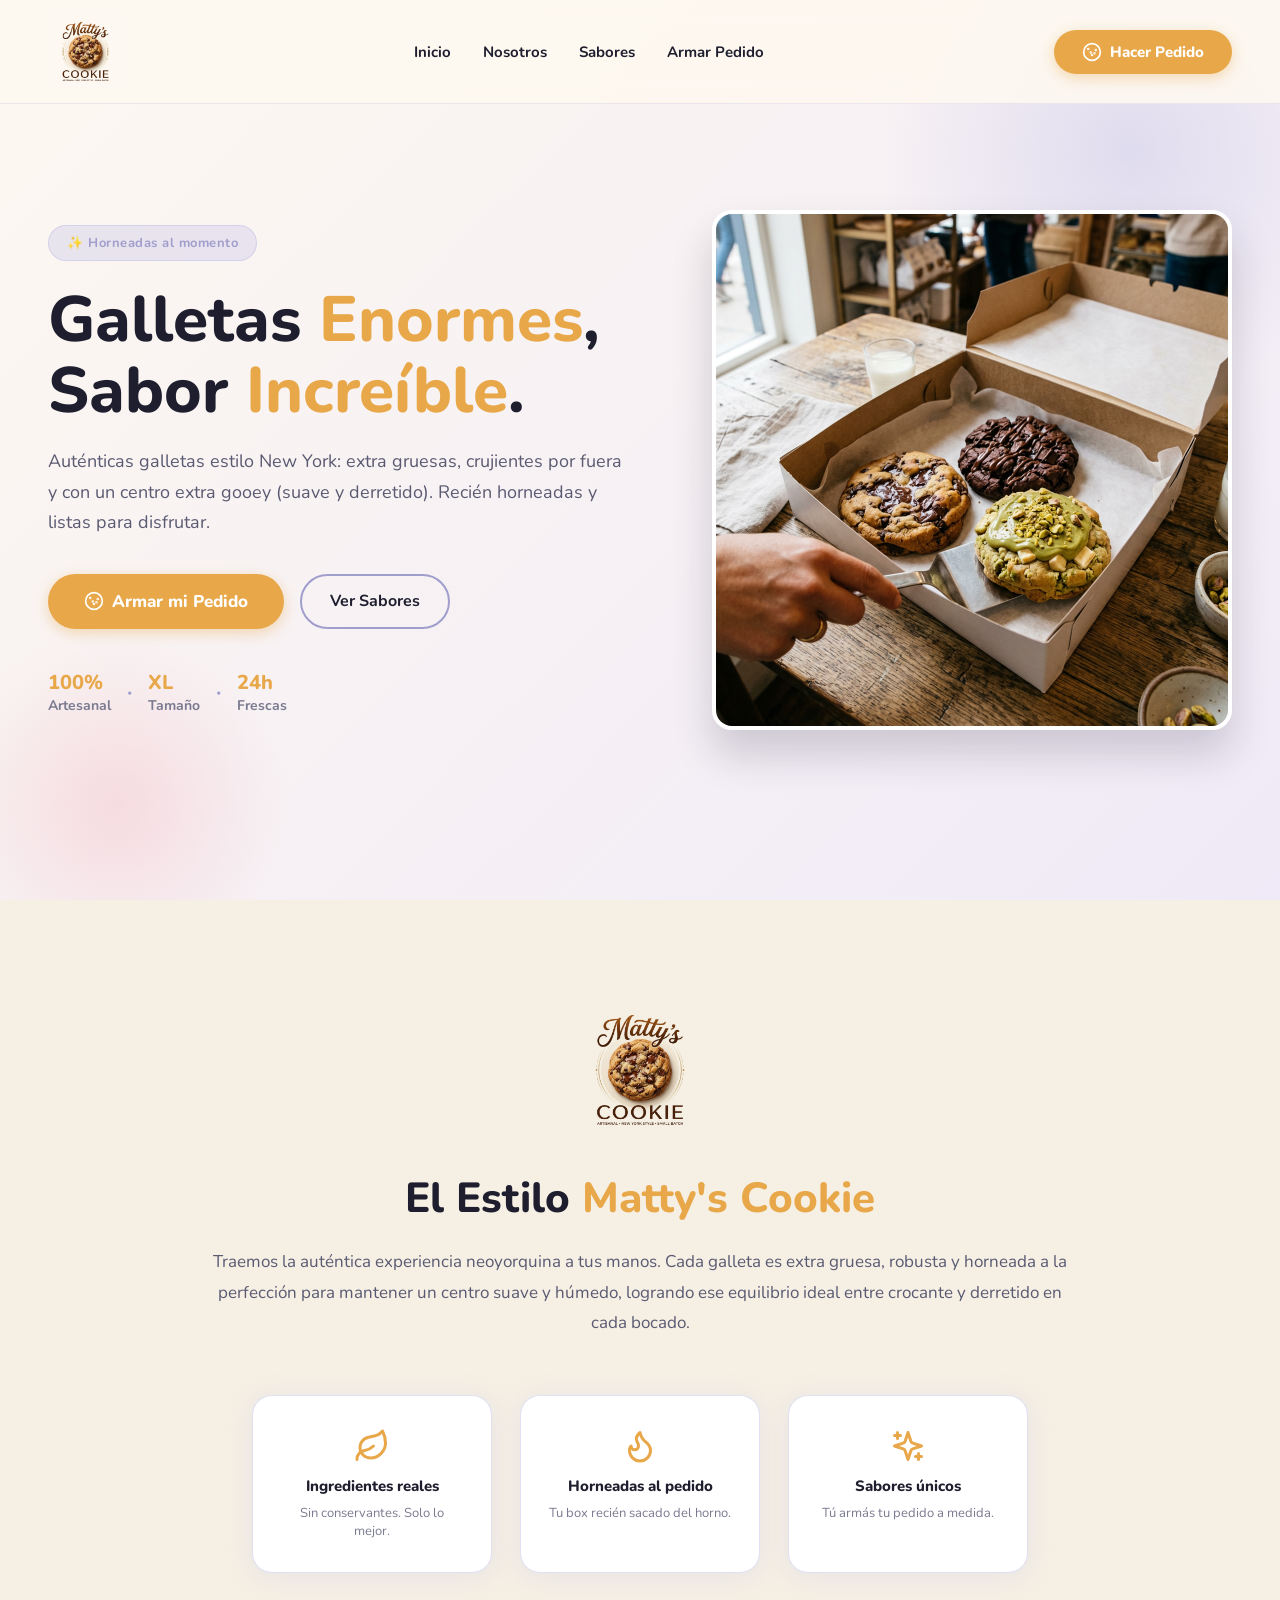
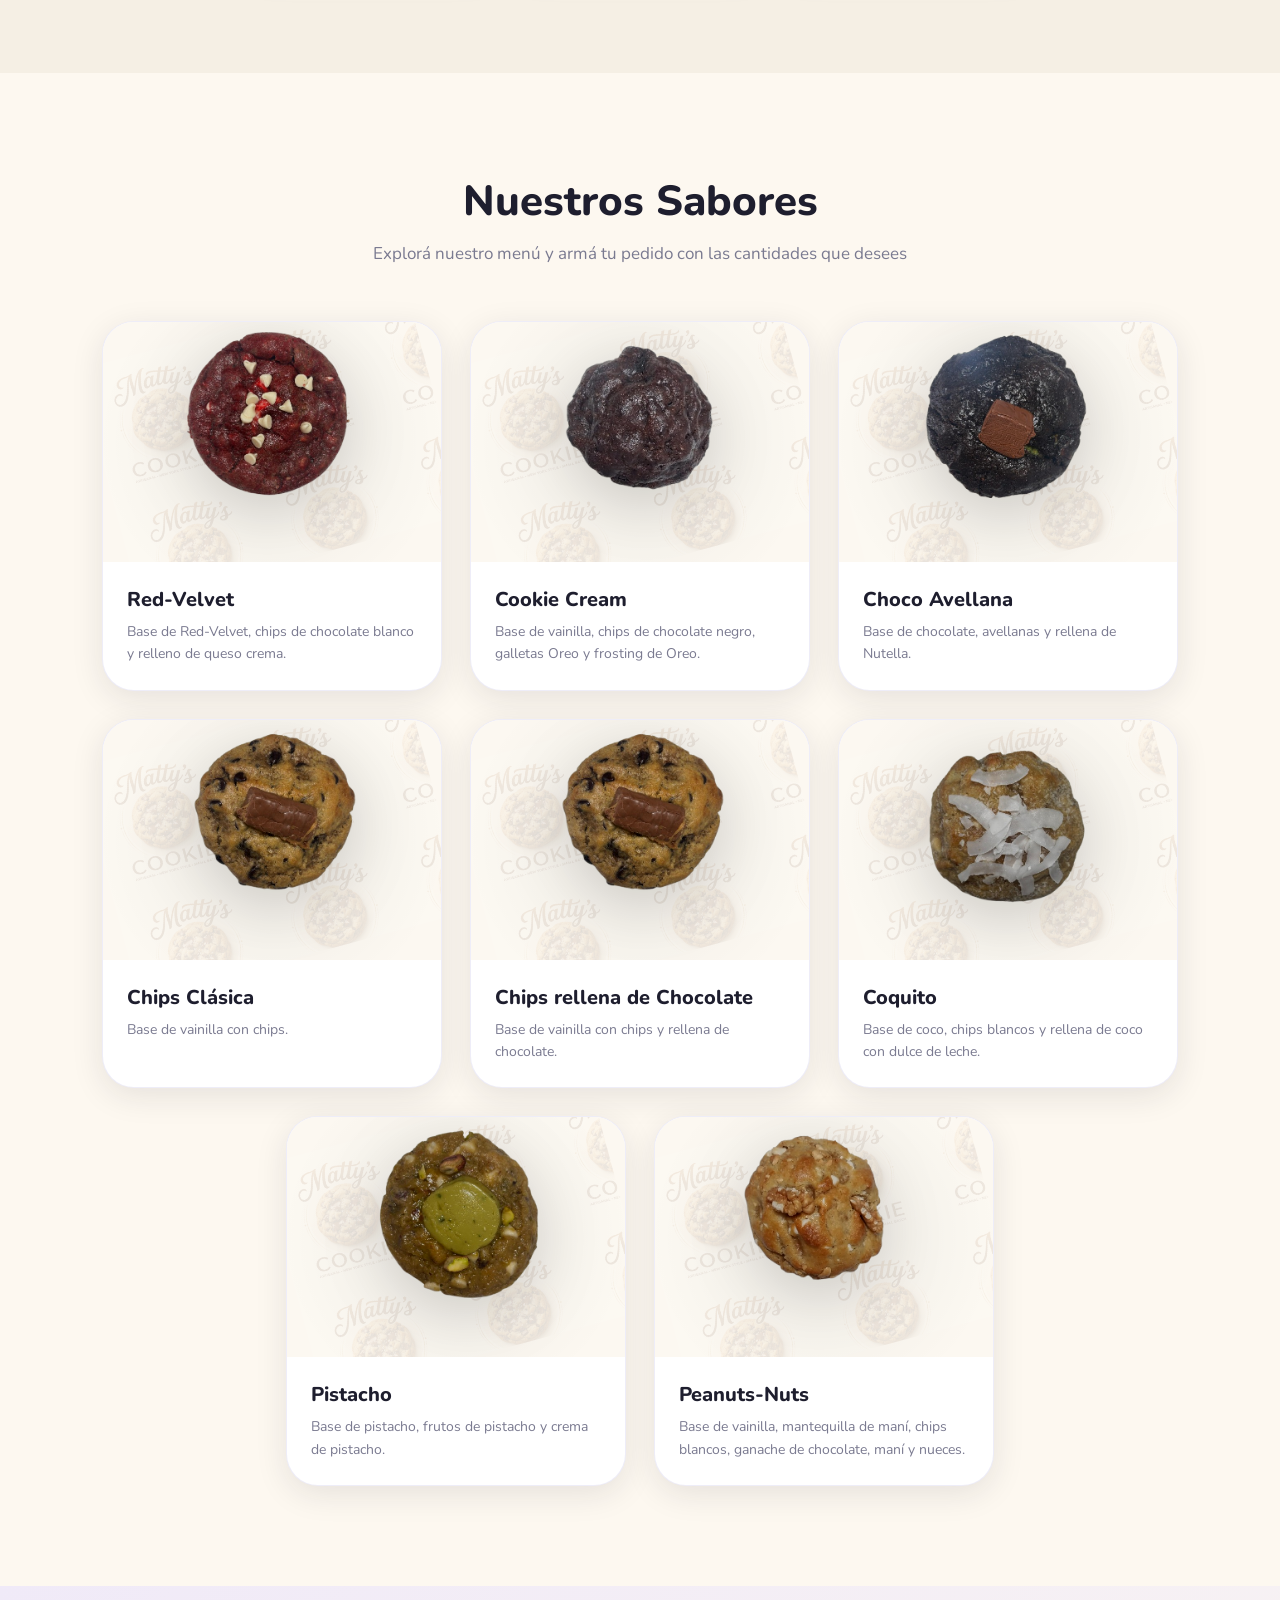
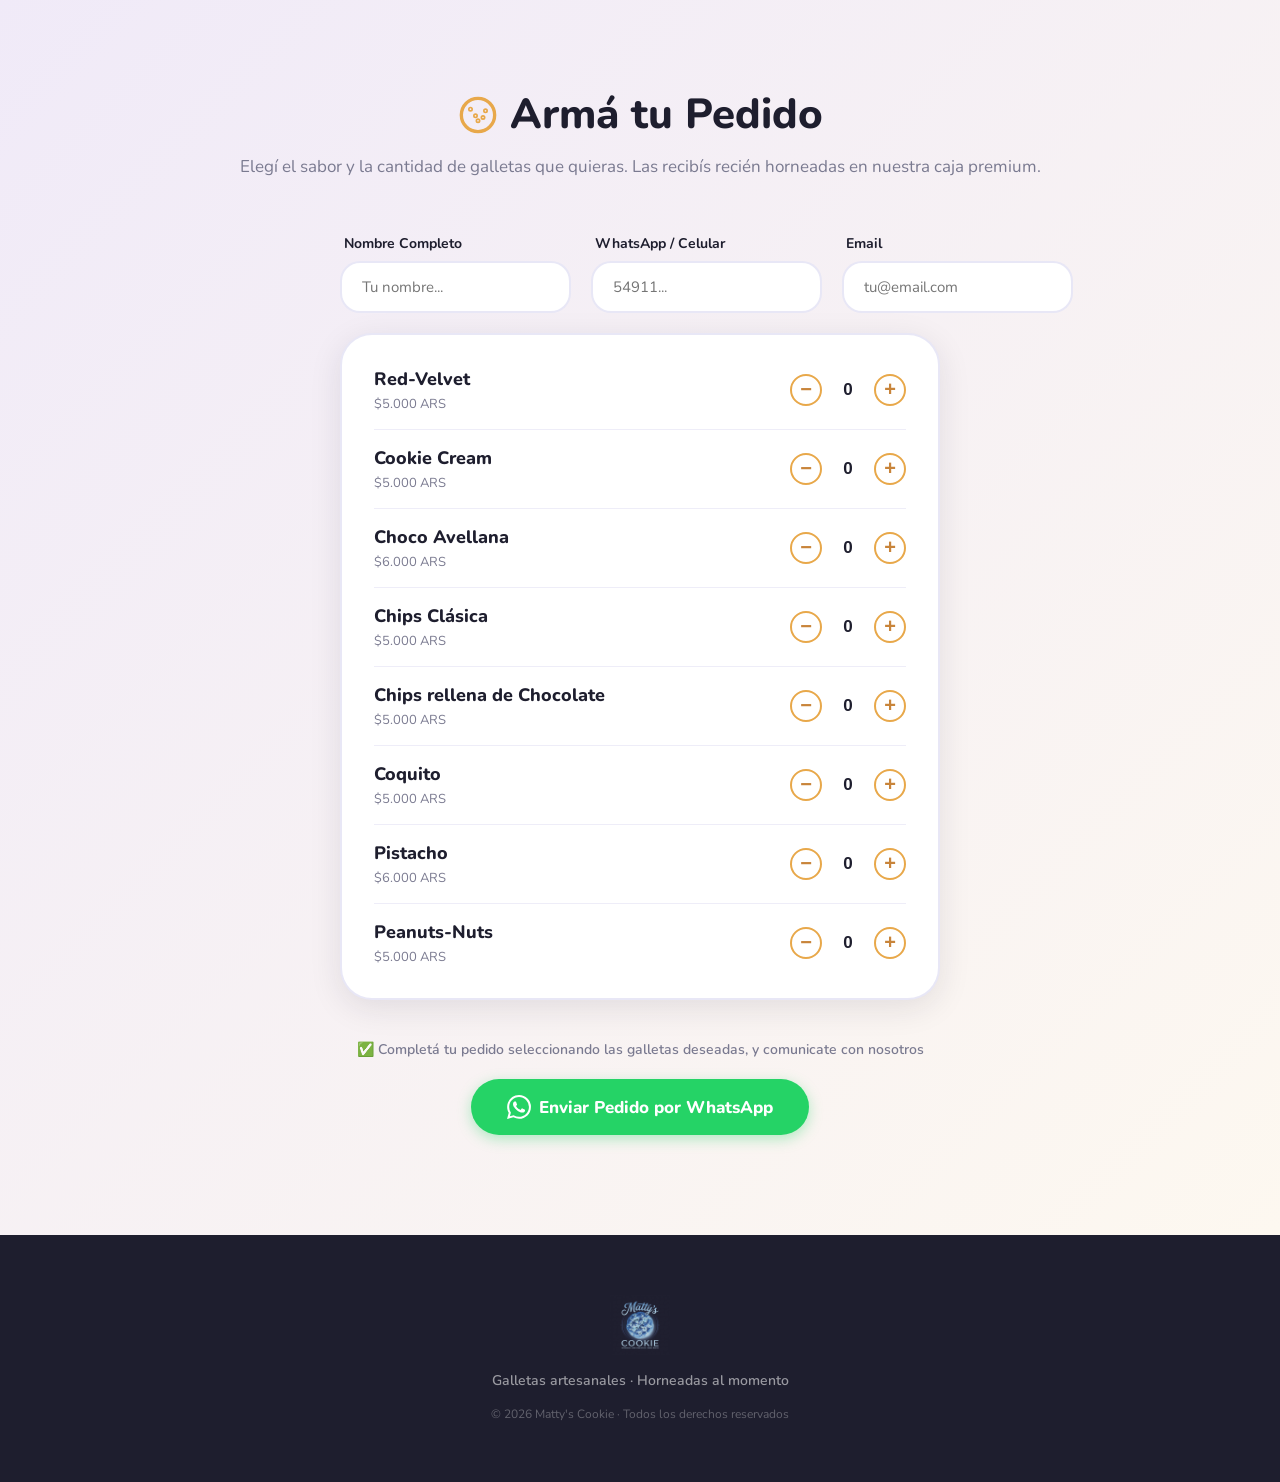
<file: index.html>
<!-- v1.0.1 - Matty's Cookie Deployment -->
<!DOCTYPE html>
<html lang="es">
<head>
    <meta charset="UTF-8">
    <meta name="viewport" content="width=device-width, initial-scale=1.0">
    <title>Matty's Cookie | Galletas Artesanales Premium</title>
    <meta name="description" content="Matty's Cookie — Auténticas galletas estilo New York: enormes, gorditas, gooey por dentro y con toppings premium. Armá tu Box de 3 y pedí por WhatsApp.">
    <link rel="preconnect" href="https://fonts.googleapis.com">
    <link rel="preconnect" href="https://fonts.gstatic.com" crossorigin>
    <link href="https://fonts.googleapis.com/css2?family=Pacifico&family=Nunito:wght@400;600;700;800&display=swap" rel="stylesheet">
    <link rel="stylesheet" href="styles.css">
</head>
<body>

    <!-- ============================================================ -->
    <!-- NAVBAR                                                        -->
    <!-- ============================================================ -->
    <nav class="navbar" id="navbar">
        <div class="logo-container">
            <img src="./assets/mattys_cookie_logo_ny.png" alt="Matty's Cookie" class="brand-logo">
        </div>
        <ul class="nav-links">
            <li><a href="#hero">Inicio</a></li>
            <li><a href="#about">Nosotros</a></li>
            <li><a href="#menu">Sabores</a></li>
            <li><a href="#order-box">Armar Pedido</a></li>
        </ul>
        <a href="#order-box" class="btn-primary">
            <svg width="20" height="20" viewBox="0 0 24 24" fill="none" stroke="currentColor" stroke-width="2" stroke-linecap="round" stroke-linejoin="round"><circle cx="12" cy="12" r="10"/><path d="M7.5 9a.5.5 0 1 0 0-1 .5.5 0 0 0 0 1Z"/><path d="M12 16a.5.5 0 1 0 0-1 .5.5 0 0 0 0 1Z"/><path d="M16.5 10a.5.5 0 1 0 0-1 .5.5 0 0 0 0 1Z"/><path d="M10.5 13a.5.5 0 1 0 0-1 .5.5 0 0 0 0 1Z"/><path d="M15 14a.5.5 0 1 0 0-1 .5.5 0 0 0 0 1Z"/></svg>
            Hacer Pedido
        </a>
    </nav>

    <!-- ============================================================ -->
    <!-- HERO                                                          -->
    <!-- ============================================================ -->
    <header id="hero" class="hero-section">
        <div class="hero-content">
            <div class="hero-badge">✨ Horneadas al momento</div>
            <h1>Galletas <span>Enormes</span>,<br>Sabor <span>Increíble</span>.</h1>
            <p>Auténticas galletas estilo New York: extra gruesas, crujientes por fuera y con un centro extra gooey (suave y derretido). Recién horneadas y listas para disfrutar.</p>
            <div class="hero-actions">
                <a href="#order-box" class="btn-primary btn-large">
                    <svg width="20" height="20" viewBox="0 0 24 24" fill="none" stroke="currentColor" stroke-width="2" stroke-linecap="round" stroke-linejoin="round"><circle cx="12" cy="12" r="10"/><path d="M7.5 9a.5.5 0 1 0 0-1 .5.5 0 0 0 0 1Z"/><path d="M12 16a.5.5 0 1 0 0-1 .5.5 0 0 0 0 1Z"/><path d="M16.5 10a.5.5 0 1 0 0-1 .5.5 0 0 0 0 1Z"/><path d="M10.5 13a.5.5 0 1 0 0-1 .5.5 0 0 0 0 1Z"/><path d="M15 14a.5.5 0 1 0 0-1 .5.5 0 0 0 0 1Z"/></svg>
                    Armar mi Pedido
                </a>
                <a href="#menu" class="btn-secondary">Ver Sabores</a>
            </div>
            <div class="hero-stats">
                <div class="stat"><span>100%</span> Artesanal</div>
                <div class="stat-sep">·</div>
                <div class="stat"><span>XL</span> Tamaño</div>
                <div class="stat-sep">·</div>
                <div class="stat"><span>24h</span> Frescas</div>
            </div>
        </div>
        <!-- BOX de galletas en CSS puro -->
        <div class="hero-image-container">
            <img src="./assets/ny_cookie_box_hero.png" alt="Caja de Galletas New York de Matty's Cookie" class="hero-box-img floating">
        </div>
    </header>

    <!-- ============================================================ -->
    <!-- ABOUT                                                         -->
    <!-- ============================================================ -->
    <section id="about" class="about-section">
        <div class="about-inner">
            <img src="./assets/mattys_cookie_logo_ny.png" alt="Matty's Cookie" class="about-icon-img">
            <h2>El Estilo <em>Matty's Cookie</em></h2>
            <p>Traemos la auténtica experiencia neoyorquina a tus manos. Cada galleta es extra gruesa, robusta y horneada a la perfección para mantener un centro suave y húmedo, logrando ese equilibrio ideal entre crocante y derretido en cada bocado.</p>
            <div class="values-row">
                <div class="value-card">
                    <span style="color: var(--caramel); display: flex; justify-content: center;">
                        <svg width="36" height="36" viewBox="0 0 24 24" fill="none" stroke="currentColor" stroke-width="2" stroke-linecap="round" stroke-linejoin="round"><path d="M11 20A7 7 0 0 1 9.8 6.1C15.5 5 17 4.48 19 2c1 2 2 4.18 2 8 0 5.5-4.78 10-10 10Z"/><path d="M2 21c0-3 1.85-5.36 5.08-6C9.5 14.52 12 13 13 12"/></svg>
                    </span>
                    <h4>Ingredientes reales</h4>
                    <p>Sin conservantes. Solo lo mejor.</p>
                </div>
                <div class="value-card">
                    <span style="color: var(--caramel); display: flex; justify-content: center;">
                        <svg width="36" height="36" viewBox="0 0 24 24" fill="none" stroke="currentColor" stroke-width="2" stroke-linecap="round" stroke-linejoin="round"><path d="M8.5 14.5A2.5 2.5 0 0 0 11 12c0-1.38-.5-2-1-3-1.072-2.143-.224-4.054 2-6 .5 2.5 2 4.9 4 6.5 2 1.6 3 3.5 3 5.5a7 7 0 1 1-14 0c0-1.153.433-2.294 1-3a2.5 2.5 0 0 0 2.5 2.5z"/></svg>
                    </span>
                    <h4>Horneadas al pedido</h4>
                    <p>Tu box recién sacado del horno.</p>
                </div>
                <div class="value-card">
                    <span style="color: var(--caramel); display: flex; justify-content: center;">
                        <svg width="36" height="36" viewBox="0 0 24 24" fill="none" stroke="currentColor" stroke-width="2" stroke-linecap="round" stroke-linejoin="round"><path d="m12 3-1.912 5.813a2 2 0 0 1-1.275 1.275L3 12l5.813 1.912a2 2 0 0 1 1.275 1.275L12 21l1.912-5.813a2 2 0 0 1 1.275-1.275L21 12l-5.813-1.912a2 2 0 0 1-1.275-1.275L12 3Z"/><path d="M5 3v4"/><path d="M19 17v4"/><path d="M3 5h4"/><path d="M17 19h4"/></svg>
                    </span>
                    <h4>Sabores únicos</h4>
                    <p>Tú armás tu pedido a medida.</p>
                </div>
            </div>
        </div>
    </section>

    <!-- ============================================================ -->
    <!-- MENÚ DE SABORES                                               -->
    <!-- ============================================================ -->
    <section id="menu" class="menu-section">
        <div class="section-header">
            <h2 class="section-title">Nuestros Sabores</h2>
            <p class="section-sub">Explorá nuestro menú y armá tu pedido con las cantidades que desees</p>
        </div>

        <div class="menu-grid">
            <div class="menu-item">
                <div class="menu-img-wrap">
                    <img src="./assets/cookie_real/sin%20fondo/red_velvet-removebg-preview.png" alt="Red-Velvet" class="real-cookie-img">
                </div>
                <div class="menu-info">
                    <h3>Red-Velvet</h3>
                    <p>Base de Red-Velvet, chips de chocolate blanco y relleno de queso crema.</p>
                </div>
            </div>
            <div class="menu-item">
                <div class="menu-img-wrap">
                    <img src="./assets/cookie_real/sin%20fondo/cookie_cream-removebg-preview.png" alt="Cookie Cream" class="real-cookie-img">
                </div>
                <div class="menu-info">
                    <h3>Cookie Cream</h3>
                    <p>Base de vainilla, chips de chocolate negro, galletas Oreo y frosting de Oreo.</p>
                </div>
            </div>
            <div class="menu-item">
                <div class="menu-img-wrap">
                    <img src="./assets/cookie_real/sin%20fondo/choco_avellana-removebg-preview.png" alt="Choco Avellana" class="real-cookie-img">
                </div>
                <div class="menu-info">
                    <h3>Choco Avellana</h3>
                    <p>Base de chocolate, avellanas y rellena de Nutella.</p>
                </div>
            </div>
            <div class="menu-item">
                <div class="menu-img-wrap">
                    <img src="./assets/cookie_real/sin%20fondo/chips_clasica-removebg-preview.png" alt="Chips Clásica" class="real-cookie-img">
                </div>
                <div class="menu-info">
                    <h3>Chips Clásica</h3>
                    <p>Base de vainilla con chips.</p>
                </div>
            </div>
            <div class="menu-item">
                <div class="menu-img-wrap">
                    <!-- Usando la misma imagen base temporalmente -->
                    <img src="./assets/cookie_real/sin%20fondo/chips_clasica-removebg-preview.png" alt="Chips rellena de Chocolate" class="real-cookie-img">
                </div>
                <div class="menu-info">
                    <h3>Chips rellena de Chocolate</h3>
                    <p>Base de vainilla con chips y rellena de chocolate.</p>
                </div>
            </div>
            <div class="menu-item">
                <div class="menu-img-wrap">
                    <img src="./assets/cookie_real/sin%20fondo/coquito-removebg-preview.png" alt="Coquito" class="real-cookie-img">
                </div>
                <div class="menu-info">
                    <h3>Coquito</h3>
                    <p>Base de coco, chips blancos y rellena de coco con dulce de leche.</p>
                </div>
            </div>
            <div class="menu-item">
                <div class="menu-img-wrap">
                    <img src="./assets/cookie_real/sin%20fondo/pistacho-removebg-preview.png" alt="Pistacho" class="real-cookie-img">
                </div>
                <div class="menu-info">
                    <h3>Pistacho</h3>
                    <p>Base de pistacho, frutos de pistacho y crema de pistacho.</p>
                </div>
            </div>
            <div class="menu-item">
                <div class="menu-img-wrap">
                    <img src="./assets/cookie_real/sin%20fondo/peanuts_nuts-removebg-preview.png" alt="Peanuts-Nuts" class="real-cookie-img">
                </div>
                <div class="menu-info">
                    <h3>Peanuts-Nuts</h3>
                    <p>Base de vainilla, mantequilla de maní, chips blancos, ganache de chocolate, maní y nueces.</p>
                </div>
            </div>
        </div>
    </section>

    <!-- ============================================================ -->
    <!-- CONFIGURADOR BOX DE 3                                         -->
    <!-- ============================================================ -->
    <section id="order-box" class="order-section">
        <div class="section-header">
            <h2 class="section-title" style="display: flex; align-items: center; justify-content: center; gap: 12px;">
                <svg width="40" height="40" viewBox="0 0 24 24" fill="none" stroke="currentColor" stroke-width="2" stroke-linecap="round" stroke-linejoin="round" style="color: var(--caramel);"><circle cx="12" cy="12" r="10"/><path d="M7.5 9a.5.5 0 1 0 0-1 .5.5 0 0 0 0 1Z"/><path d="M12 16a.5.5 0 1 0 0-1 .5.5 0 0 0 0 1Z"/><path d="M16.5 10a.5.5 0 1 0 0-1 .5.5 0 0 0 0 1Z"/><path d="M10.5 13a.5.5 0 1 0 0-1 .5.5 0 0 0 0 1Z"/><path d="M15 14a.5.5 0 1 0 0-1 .5.5 0 0 0 0 1Z"/></svg>
                Armá tu Pedido
            </h2>
            <p class="section-sub">Elegí el sabor y la cantidad de galletas que quieras. Las recibís recién horneadas en nuestra caja premium.</p>
        </div>

        <form id="whatsapp-order-form" name="Order">

            <div class="customer-info-grid">
                <div class="input-group">
                    <label for="customer-name">Nombre Completo</label>
                    <input type="text" id="customer-name" name="Nombre" placeholder="Tu nombre..." required>
                </div>
                <div class="input-group">
                    <label for="customer-phone">WhatsApp / Celular</label>
                    <input type="tel" id="customer-phone" name="WhatsApp" placeholder="54911..." required>
                </div>
                <div class="input-group">
                    <label for="customer-email">Email</label>
                    <input type="email" id="customer-email" name="Email" placeholder="tu@email.com" required>
                </div>
            </div>
            
            <div class="cart-builder">
                <!-- Sabor 1 -->
                <div class="flavor-row">
                    <div class="flavor-info">
                        <h3>Red-Velvet</h3>
                        <p>$5.000 ARS</p>
                    </div>
                    <div class="flavor-controls">
                        <button type="button" class="qty-btn btn-minus" data-target="qty-red-velvet">−</button>
                        <input type="number" id="qty-red-velvet" class="qty-input" value="0" min="0" readonly data-flavor="Red-Velvet" data-price="5000">
                        <button type="button" class="qty-btn btn-plus" data-target="qty-red-velvet">+</button>
                    </div>
                </div>

                <!-- Sabor 2 -->
                <div class="flavor-row">
                    <div class="flavor-info">
                        <h3>Cookie Cream</h3>
                        <p>$5.000 ARS</p>
                    </div>
                    <div class="flavor-controls">
                        <button type="button" class="qty-btn btn-minus" data-target="qty-cookie-cream">−</button>
                        <input type="number" id="qty-cookie-cream" class="qty-input" value="0" min="0" readonly data-flavor="Cookie Cream" data-price="5000">
                        <button type="button" class="qty-btn btn-plus" data-target="qty-cookie-cream">+</button>
                    </div>
                </div>

                <!-- Sabor 3 -->
                <div class="flavor-row">
                    <div class="flavor-info">
                        <h3>Choco Avellana</h3>
                        <p>$6.000 ARS</p>
                    </div>
                    <div class="flavor-controls">
                        <button type="button" class="qty-btn btn-minus" data-target="qty-choco-avellana">−</button>
                        <input type="number" id="qty-choco-avellana" class="qty-input" value="0" min="0" readonly data-flavor="Choco Avellana" data-price="6000">
                        <button type="button" class="qty-btn btn-plus" data-target="qty-choco-avellana">+</button>
                    </div>
                </div>

                <!-- Sabor 4 -->
                <div class="flavor-row">
                    <div class="flavor-info">
                        <h3>Chips Clásica</h3>
                        <p>$5.000 ARS</p>
                    </div>
                    <div class="flavor-controls">
                        <button type="button" class="qty-btn btn-minus" data-target="qty-clasica">−</button>
                        <input type="number" id="qty-clasica" class="qty-input" value="0" min="0" readonly data-flavor="Chips Clásica" data-price="5000">
                        <button type="button" class="qty-btn btn-plus" data-target="qty-clasica">+</button>
                    </div>
                </div>

                <!-- Sabor 5 -->
                <div class="flavor-row">
                    <div class="flavor-info">
                        <h3>Chips rellena de Chocolate</h3>
                        <p>$5.000 ARS</p>
                    </div>
                    <div class="flavor-controls">
                        <button type="button" class="qty-btn btn-minus" data-target="qty-chips-choco">−</button>
                        <input type="number" id="qty-chips-choco" class="qty-input" value="0" min="0" readonly data-flavor="Chips rellena de Chocolate" data-price="5000">
                        <button type="button" class="qty-btn btn-plus" data-target="qty-chips-choco">+</button>
                    </div>
                </div>



                <!-- Sabor 6 -->
                <div class="flavor-row">
                    <div class="flavor-info">
                        <h3>Coquito</h3>
                        <p>$5.000 ARS</p>
                    </div>
                    <div class="flavor-controls">
                        <button type="button" class="qty-btn btn-minus" data-target="qty-coquito">−</button>
                        <input type="number" id="qty-coquito" class="qty-input" value="0" min="0" readonly data-flavor="Coquito" data-price="5000">
                        <button type="button" class="qty-btn btn-plus" data-target="qty-coquito">+</button>
                    </div>
                </div>

                <!-- Sabor 7 -->
                <div class="flavor-row">
                    <div class="flavor-info">
                        <h3>Pistacho</h3>
                        <p>$6.000 ARS</p>
                    </div>
                    <div class="flavor-controls">
                        <button type="button" class="qty-btn btn-minus" data-target="qty-pistacho">−</button>
                        <input type="number" id="qty-pistacho" class="qty-input" value="0" min="0" readonly data-flavor="Pistacho" data-price="6000">
                        <button type="button" class="qty-btn btn-plus" data-target="qty-pistacho">+</button>
                    </div>
                </div>

                <!-- Sabor 8 -->
                <div class="flavor-row">
                    <div class="flavor-info">
                        <h3>Peanuts-Nuts</h3>
                        <p>$5.000 ARS</p>
                    </div>
                    <div class="flavor-controls">
                        <button type="button" class="qty-btn btn-minus" data-target="qty-peanuts">−</button>
                        <input type="number" id="qty-peanuts" class="qty-input" value="0" min="0" readonly data-flavor="Peanuts-Nuts" data-price="5000">
                        <button type="button" class="qty-btn btn-plus" data-target="qty-peanuts">+</button>
                    </div>
                </div>
            </div>

            <div class="submit-container">
                <p class="order-note">✅ Completá tu pedido seleccionando las galletas deseadas, y comunicate con nosotros</p>
                <button type="submit" class="btn-primary btn-large whatsapp-btn" id="submit-btn">
                    <svg viewBox="0 0 24 24" width="24" height="24" fill="currentColor"><path d="M17.472 14.382c-.297-.149-1.758-.867-2.03-.967-.273-.099-.471-.148-.67.15-.197.297-.767.966-.94 1.164-.173.199-.347.223-.644.075-.297-.15-1.255-.463-2.39-1.475-.883-.788-1.48-1.761-1.653-2.059-.173-.297-.018-.458.13-.606.134-.133.298-.347.446-.52.149-.174.198-.298.298-.497.099-.198.05-.371-.025-.52-.075-.149-.669-1.612-.916-2.207-.242-.579-.487-.5-.669-.51a12.8 12.8 0 0 0-.57-.01c-.198 0-.52.074-.792.372-.272.297-1.04 1.016-1.04 2.479 0 1.462 1.065 2.875 1.213 3.074.149.198 2.096 3.2 5.077 4.487.709.306 1.262.489 1.694.625.712.227 1.36.195 1.871.118.571-.085 1.758-.719 2.006-1.413.248-.694.248-1.289.173-1.413-.074-.124-.272-.198-.57-.347m-5.421 7.403h-.004a9.87 9.87 0 0 1-5.031-1.378l-.361-.214-3.741.982.998-3.648-.235-.374a9.86 9.86 0 0 1-1.51-5.26c.001-5.45 4.436-9.884 9.888-9.884 2.64 0 5.122 1.03 6.988 2.898a9.825 9.825 0 0 1 2.893 6.994c-.003 5.45-4.437 9.884-9.885 9.884m8.413-18.297A11.815 11.815 0 0 0 12.05 0C5.495 0 .16 5.335.157 11.892c0 2.096.547 4.142 1.588 5.945L.057 24l6.305-1.654a11.882 11.882 0 0 0 5.683 1.448h.005c6.554 0 11.89-5.335 11.893-11.893a11.821 11.821 0 0 0-3.48-8.413Z"/></svg>
                    Enviar Pedido por WhatsApp
                </button>
            </div>
        </form>
    </section>

    <!-- ============================================================ -->
    <!-- FOOTER                                                        -->
    <!-- ============================================================ -->
    <footer class="footer">
        <div class="footer-inner">
            <img src="./assets/mattys_cookie_logo_ny.png" alt="Matty's Cookie" class="footer-logo">
            <p class="footer-tagline">Galletas artesanales · Horneadas al momento</p>
            <p class="footer-copy">© 2026 Matty's Cookie · Todos los derechos reservados</p>
        </div>
    </footer>

    <!-- ============================================================ -->
    <!-- MODAL: PRE-CONFIRMACIÓN DE PEDIDO                            -->
    <!-- ============================================================ -->
    <div class="modal-overlay" id="order-confirm-modal" role="dialog" aria-modal="true">
        <div class="modal-card">
            <div class="modal-header">
                <div class="modal-cookie-icon">🍪</div>
                <h2>Revisá tu Pedido</h2>
                <p class="modal-subtitle">Confirmá los detalles antes de enviarlo</p>
            </div>

            <div class="modal-order-id-badge">
                <span class="badge-label">N° de Orden</span>
                <span class="badge-value" id="modal-order-id">#MC-0000-0000</span>
            </div>

            <div class="modal-client-row">
                <svg width="16" height="16" viewBox="0 0 24 24" fill="none" stroke="currentColor" stroke-width="2.5"><circle cx="12" cy="8" r="4"/><path d="M4 20c0-4 3.6-7 8-7s8 3 8 7"/></svg>
                <span id="modal-client-name">Cliente</span>
            </div>

            <div class="modal-items-list" id="modal-items-list">
                <!-- Llenado dinámicamente por JS -->
            </div>

            <div class="modal-totals">
                <div class="modal-total-row">
                    <span>Total de galletas</span>
                    <span id="modal-total-count">0 galletas</span>
                </div>
                <div class="modal-total-row modal-total-price-row">
                    <span>Total a pagar</span>
                    <span id="modal-total-price" class="modal-price-highlight">$0 ARS</span>
                </div>
            </div>

            <div class="modal-actions">
                <button class="btn-secondary modal-btn-cancel" id="modal-cancel-btn">Volver a editar</button>
                <button class="btn-primary modal-btn-confirm" id="modal-confirm-btn">
                    Proceder al Pago
                </button>
            </div>
        </div>
    </div>

    <!-- ============================================================ -->
    <!-- MODAL: PAGO (MERCADO PAGO)                                   -->
    <!-- ============================================================ -->
    <div class="modal-overlay" id="order-payment-modal" role="dialog" aria-modal="true">
        <div class="modal-card">
            <div class="modal-header">
                <div class="modal-cookie-icon">💸</div>
                <h2>Pedido Reservado</h2>
                <p class="modal-subtitle">Tu pedido ya está en nuestro sistema. Ahora realiza el pago.</p>
            </div>

            <div class="modal-totals" style="margin-bottom: 20px;">
                <div class="modal-total-row modal-total-price-row" style="border: none; padding: 0;">
                    <span>Total a pagar</span>
                    <span id="payment-total-price" class="modal-price-highlight">$0 ARS</span>
                </div>
            </div>

            <div class="modal-mercadopago">
                <div class="mp-header">
                    <svg viewBox="0 0 24 24" width="20" height="20" fill="currentColor" style="color: #009EE3;"><path d="M12 0a12 12 0 1 0 12 12A12 12 0 0 0 12 0zm0 22a10 10 0 1 1 10-10 10 10 0 0 1-10 10zM10 8h4v8h-4z"/></svg>
                    <span>Pago por Transferencia - Mercado Pago</span>
                </div>
                <div class="mp-body">
                    <div class="mp-info" style="width: 100%; text-align: center;">
                        <p style="font-size: 16px; margin-bottom: 12px;"><strong>Alias:</strong> <span style="font-family: monospace; font-size: 18px; color: var(--caramel-dark); background: #fff; padding: 4px 8px; border-radius: 4px; border: 1px dashed #009EE3; user-select: all;">creaciones.matty</span></p>
                        <p class="mp-instruction" style="text-align: left;">💡 <strong>Importante:</strong> Incluí el N° de Orden (<strong id="payment-order-id">#</strong>) como motivo o descripción en tu transferencia.</p>
                    </div>
                </div>
            </div>

            <p class="modal-wa-note">
                📲 Una vez realizada la transferencia, envíanos el comprobante por WhatsApp.
            </p>

            <div class="modal-actions" style="flex-direction: column;">
                <button class="btn-primary modal-btn-confirm" id="modal-whatsapp-btn" style="width: 100%; display: flex; align-items: center; justify-content: center; gap: 8px;">
                    <svg viewBox="0 0 24 24" width="20" height="20" fill="currentColor"><path d="M17.472 14.382c-.297-.149-1.758-.867-2.03-.967-.273-.099-.471-.148-.67.15-.197.297-.767.966-.94 1.164-.173.199-.347.223-.644.075-.297-.15-1.255-.463-2.39-1.475-.883-.788-1.48-1.761-1.653-2.059-.173-.297-.018-.458.13-.606.134-.133.298-.347.446-.52.149-.174.198-.298.298-.497.099-.198.05-.371-.025-.52-.075-.149-.669-1.612-.916-2.207-.242-.579-.487-.5-.669-.51a12.8 12.8 0 0 0-.57-.01c-.198 0-.52.074-.792.372-.272.297-1.04 1.016-1.04 2.479 0 1.462 1.065 2.875 1.213 3.074.149.198 2.096 3.2 5.077 4.487.709.306 1.262.489 1.694.625.712.227 1.36.195 1.871.118.571-.085 1.758-.719 2.006-1.413.248-.694.248-1.289.173-1.413-.074-.124-.272-.198-.57-.347m-5.421 7.403h-.004a9.87 9.87 0 0 1-5.031-1.378l-.361-.214-3.741.982.998-3.648-.235-.374a9.86 9.86 0 0 1-1.51-5.26c.001-5.45 4.436-9.884 9.888-9.884 2.64 0 5.122 1.03 6.988 2.898a9.825 9.825 0 0 1 2.893 6.994c-.003 5.45-4.437 9.884-9.885 9.884m8.413-18.297A11.815 11.815 0 0 0 12.05 0C5.495 0 .16 5.335.157 11.892c0 2.096.547 4.142 1.588 5.945L.057 24l6.305-1.654a11.882 11.882 0 0 0 5.683 1.448h.005c6.554 0 11.89-5.335 11.893-11.893a11.821 11.821 0 0 0-3.48-8.413Z"/></svg>
                    Ya transferí, enviar comprobante
                </button>
                <button class="btn-secondary" id="modal-payment-close" style="width: 100%; justify-content: center; border: none; font-size: 14px; text-decoration: underline; background: transparent;">
                    Cerrar y enviar luego
                </button>
            </div>
        </div>
    </div>

    <!-- ============================================================ -->
    <!-- MODAL: ÉXITO — PEDIDO ENVIADO                                -->
    <!-- ============================================================ -->
    <div class="modal-overlay" id="order-success-modal" role="dialog" aria-modal="true">
        <div class="modal-card modal-card--success">
            <div class="modal-success-icon">✅</div>
            <h2>¡Pedido Enviado!</h2>
            <p class="modal-subtitle">Tu pedido fue registrado con éxito.</p>

            <div class="modal-order-id-badge modal-order-id-badge--success">
                <span class="badge-label">Tu número de orden</span>
                <span class="badge-value" id="modal-success-id">#MC-0000-0000</span>
            </div>

            <p class="modal-success-note">
                Guardá este número de orden. En breve Matty's Cookie se comunicará con vos para coordinar la entrega y el pago. 🍪
            </p>

            <button class="btn-primary" id="modal-success-close" style="width:100%; justify-content:center;">
                Entendido, ¡gracias!
            </button>
        </div>
    </div>

    <script src="script.js"></script>
</body>
</html>
</file>
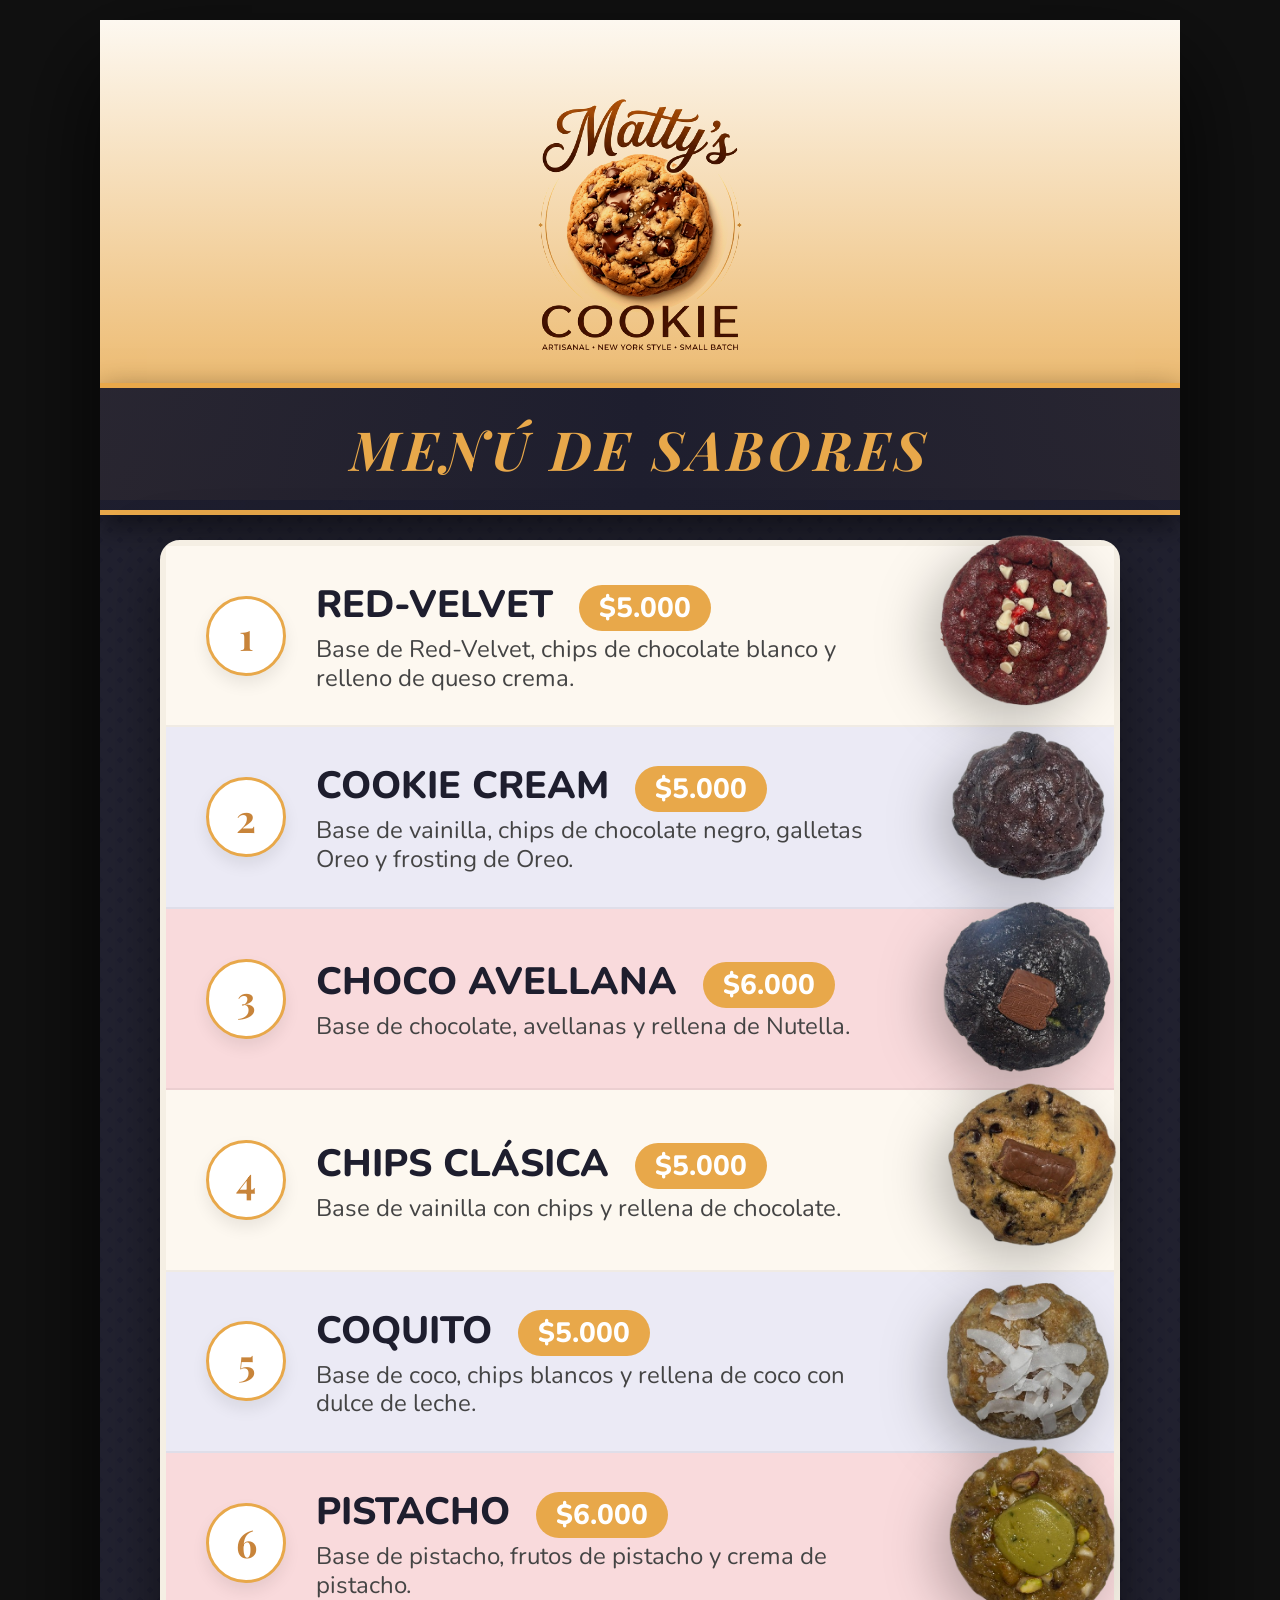
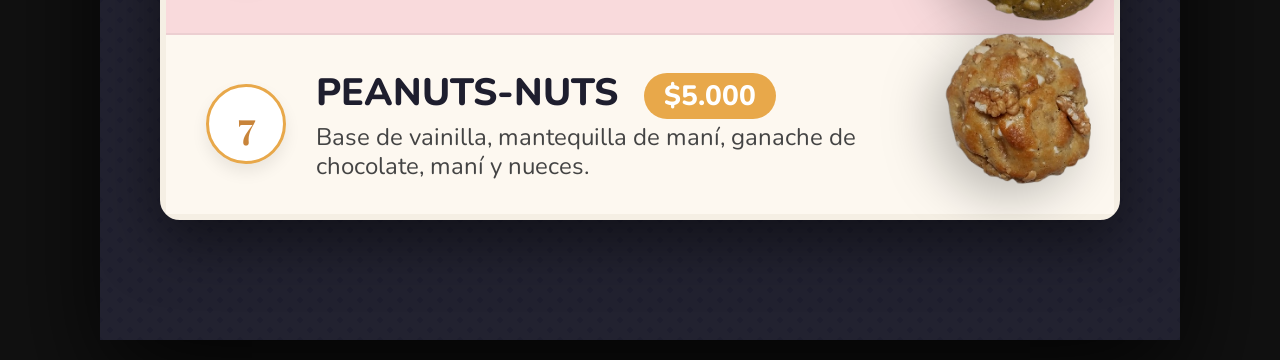
<file: flyer.html>
<!DOCTYPE html>
<html lang="es">
<head>
    <meta charset="UTF-8">
    <meta name="viewport" content="width=device-width, initial-scale=1.0">
    <title>Flyer Matty's Cookie - Original Style</title>
    <link rel="preconnect" href="https://fonts.googleapis.com">
    <link rel="preconnect" href="https://fonts.gstatic.com" crossorigin>
    <link href="https://fonts.googleapis.com/css2?family=Playfair+Display:ital,wght@0,600;0,700;1,600&family=Nunito:wght@400;600;700;800&display=swap" rel="stylesheet">
    <link rel="stylesheet" href="flyer.css">
</head>
<body>
    <div class="flyer-container">
        <!-- HEADER: Manhattan Style -->
        <header class="flyer-header">
            <div class="header-overlay"></div>
            <img src="./assets/mattys_cookie_logo_ny.png" alt="Matty's Cookie Logo" class="flyer-logo">
            <div class="flyer-title-ribbon">
                <h2>MENÚ DE SABORES</h2>
            </div>
        </header>

        <!-- BODY: Menu Card -->
        <main class="flyer-body">
            <div class="menu-card">
                <!-- Fila 1 -->
                <div class="menu-row row-cream">
                    <div class="row-number">1</div>
                    <div class="row-text">
                        <h4>RED-VELVET <span class="price-tag">$5.000</span></h4>
                        <p>Base de Red-Velvet, chips de chocolate blanco y relleno de queso crema.</p>
                    </div>
                    <img src="./assets/cookie_real/sin%20fondo/red_velvet-removebg-preview.png" alt="Cookie" class="row-cookie-img">
                </div>

                <!-- Fila 2 -->
                <div class="menu-row row-lavender">
                    <div class="row-number">2</div>
                    <div class="row-text">
                        <h4>COOKIE CREAM <span class="price-tag">$5.000</span></h4>
                        <p>Base de vainilla, chips de chocolate negro, galletas Oreo y frosting de Oreo.</p>
                    </div>
                    <img src="./assets/cookie_real/sin%20fondo/cookie_cream-removebg-preview.png" alt="Cookie" class="row-cookie-img">
                </div>

                <!-- Fila 3 -->
                <div class="menu-row row-pink">
                    <div class="row-number">3</div>
                    <div class="row-text">
                        <h4>CHOCO AVELLANA <span class="price-tag">$6.000</span></h4>
                        <p>Base de chocolate, avellanas y rellena de Nutella.</p>
                    </div>
                    <img src="./assets/cookie_real/sin%20fondo/choco_avellana-removebg-preview.png" alt="Cookie" class="row-cookie-img">
                </div>

                <!-- Fila 4 -->
                <div class="menu-row row-cream">
                    <div class="row-number">4</div>
                    <div class="row-text">
                        <h4>CHIPS CLÁSICA <span class="price-tag">$5.000</span></h4>
                        <p>Base de vainilla con chips y rellena de chocolate.</p>
                    </div>
                    <img src="./assets/cookie_real/sin%20fondo/chips_clasica-removebg-preview.png" alt="Cookie" class="row-cookie-img">
                </div>

                <!-- Fila 5 -->
                <div class="menu-row row-lavender">
                    <div class="row-number">5</div>
                    <div class="row-text">
                        <h4>COQUITO <span class="price-tag">$5.000</span></h4>
                        <p>Base de coco, chips blancos y rellena de coco con dulce de leche.</p>
                    </div>
                    <img src="./assets/cookie_real/sin%20fondo/coquito-removebg-preview.png" alt="Cookie" class="row-cookie-img">
                </div>

                <!-- Fila 6 -->
                <div class="menu-row row-pink">
                    <div class="row-number">6</div>
                    <div class="row-text">
                        <h4>PISTACHO <span class="price-tag">$6.000</span></h4>
                        <p>Base de pistacho, frutos de pistacho y crema de pistacho.</p>
                    </div>
                    <img src="./assets/cookie_real/sin%20fondo/pistacho-removebg-preview.png" alt="Cookie" class="row-cookie-img">
                </div>

                <!-- Fila 7 -->
                <div class="menu-row row-cream" style="border-bottom: none;">
                    <div class="row-number">7</div>
                    <div class="row-text">
                        <h4>PEANUTS-NUTS <span class="price-tag">$5.000</span></h4>
                        <p>Base de vainilla, mantequilla de maní, ganache de chocolate, maní y nueces.</p>
                    </div>
                    <img src="./assets/cookie_real/sin%20fondo/peanuts_nuts-removebg-preview.png" alt="Cookie" class="row-cookie-img">
                </div>
            </div>
        </main>

        <!-- FOOTER: Empty as requested -->
        <footer class="flyer-footer">
            <!-- No info here -->
        </footer>
    </div>
</body>
</html>
</file>
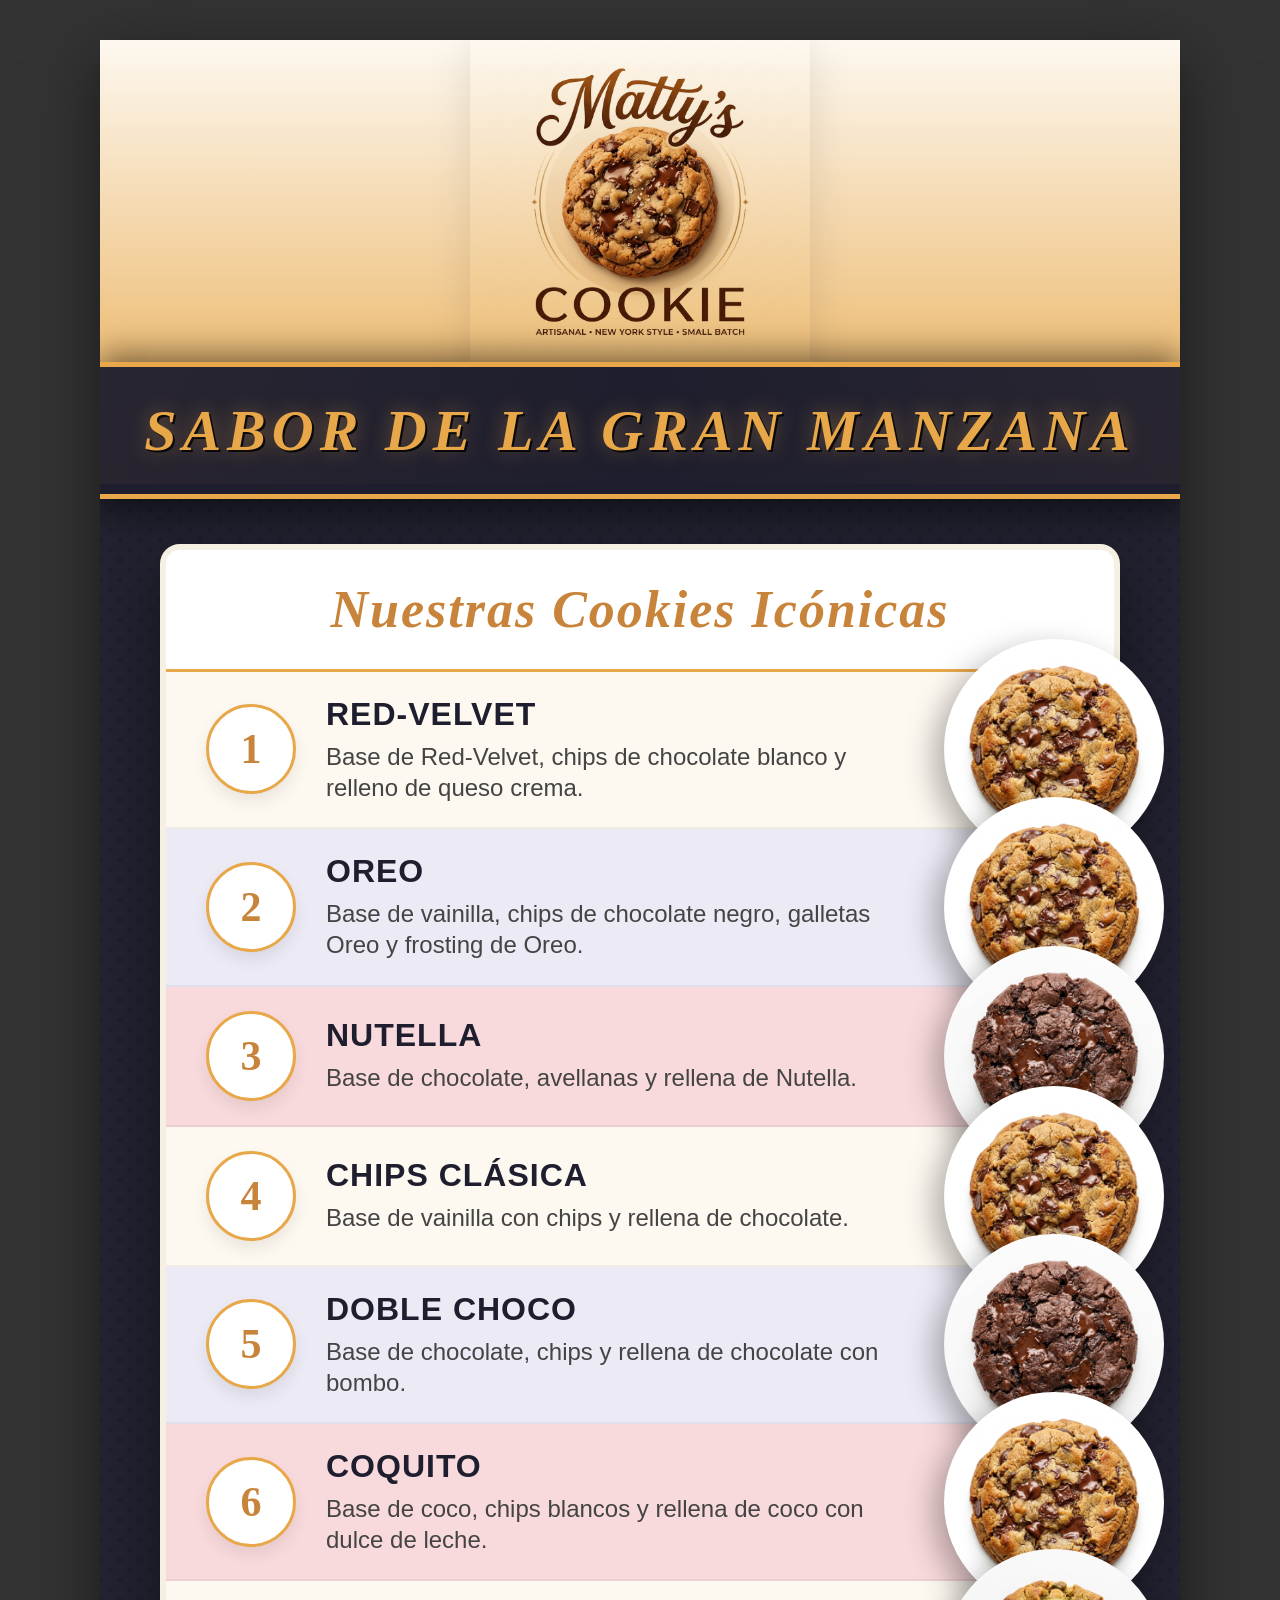
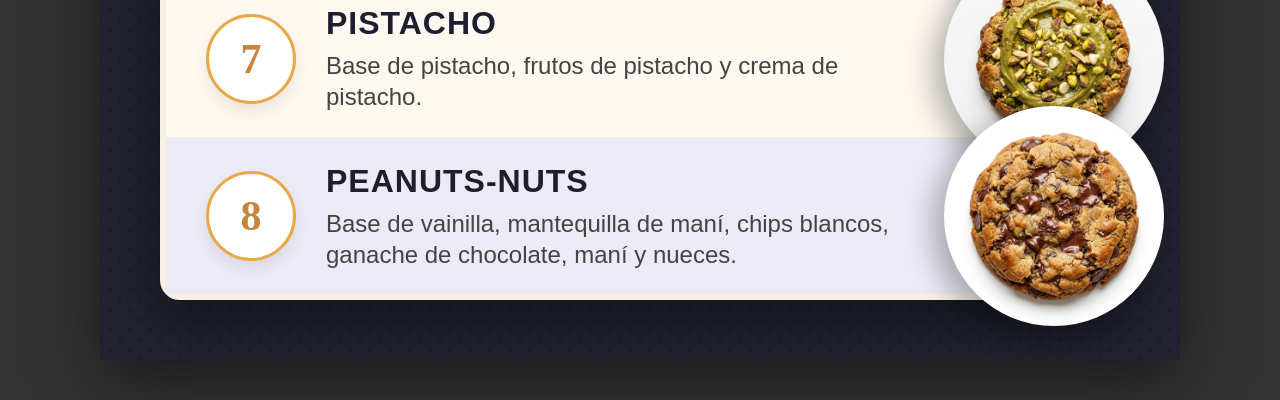
<file: assets/Flyer Matty's Cookie.html>
<!DOCTYPE html>
<!-- saved from url=(0095)file:///C:/Trabajos%20en%20Antigravity/Raven%20Intelligence%20Web_Site/mattys-cookie/flyer.html -->
<html lang="es"><head><meta http-equiv="Content-Type" content="text/html; charset=UTF-8">
    
    <meta name="viewport" content="width=device-width, initial-scale=1.0">
    <title>Flyer Matty's Cookie</title>
    <link rel="preconnect" href="https://fonts.googleapis.com/">
    <link rel="preconnect" href="https://fonts.gstatic.com/" crossorigin="">
    <link href="./Flyer Matty&#39;s Cookie_files/css2" rel="stylesheet">
    <link rel="stylesheet" href="./Flyer Matty&#39;s Cookie_files/flyer.css">
</head>
<body>
    <!-- Contenedor del Flyer (Tamaño IG Story: 1080x1920) -->
    <div class="flyer-container" id="flyer-node">
        
        <!-- Header -->
        <div class="flyer-header">
            <div class="header-overlay"></div>
            <img src="./Flyer Matty&#39;s Cookie_files/mattys_cookie_logo_ny.png" alt="Matty&#39;s Cookie Logo" class="flyer-logo">
            <div class="flyer-title-ribbon">
                <h2>SABOR DE LA GRAN MANZANA</h2>
            </div>
        </div>

        <!-- Body -->
        <div class="flyer-body">
            <div class="menu-card">
                <div class="menu-card-title">
                    <h3>Nuestras Cookies Icónicas</h3>
                </div>

                <!-- Fila 1 -->
                <div class="menu-row row-cream">
                    <div class="row-number">1</div>
                    <div class="row-text">
                        <h4>RED-VELVET</h4>
                        <p>Base de Red-Velvet, chips de chocolate blanco y relleno de queso crema.</p>
                    </div>
                    <img src="./Flyer Matty&#39;s Cookie_files/ny_cookie_classic.png" alt="Cookie" class="row-cookie-img">
                </div>

                <!-- Fila 2 -->
                <div class="menu-row row-lavender">
                    <div class="row-number">2</div>
                    <div class="row-text">
                        <h4>OREO</h4>
                        <p>Base de vainilla, chips de chocolate negro, galletas Oreo y frosting de Oreo.</p>
                    </div>
                    <img src="./Flyer Matty&#39;s Cookie_files/ny_cookie_classic.png" alt="Cookie" class="row-cookie-img">
                </div>

                <!-- Fila 3 -->
                <div class="menu-row row-pink">
                    <div class="row-number">3</div>
                    <div class="row-text">
                        <h4>NUTELLA</h4>
                        <p>Base de chocolate, avellanas y rellena de Nutella.</p>
                    </div>
                    <img src="./Flyer Matty&#39;s Cookie_files/ny_cookie_chocolate.png" alt="Cookie" class="row-cookie-img">
                </div>

                <!-- Fila 4 -->
                <div class="menu-row row-cream">
                    <div class="row-number">4</div>
                    <div class="row-text">
                        <h4>CHIPS CLÁSICA</h4>
                        <p>Base de vainilla con chips y rellena de chocolate.</p>
                    </div>
                    <img src="./Flyer Matty&#39;s Cookie_files/ny_cookie_classic.png" alt="Cookie" class="row-cookie-img">
                </div>

                <!-- Fila 5 -->
                <div class="menu-row row-lavender">
                    <div class="row-number">5</div>
                    <div class="row-text">
                        <h4>DOBLE CHOCO</h4>
                        <p>Base de chocolate, chips y rellena de chocolate con bombo.</p>
                    </div>
                    <img src="./Flyer Matty&#39;s Cookie_files/ny_cookie_chocolate.png" alt="Cookie" class="row-cookie-img">
                </div>

                <!-- Fila 6 -->
                <div class="menu-row row-pink">
                    <div class="row-number">6</div>
                    <div class="row-text">
                        <h4>COQUITO</h4>
                        <p>Base de coco, chips blancos y rellena de coco con dulce de leche.</p>
                    </div>
                    <img src="./Flyer Matty&#39;s Cookie_files/ny_cookie_classic.png" alt="Cookie" class="row-cookie-img">
                </div>

                <!-- Fila 7 -->
                <div class="menu-row row-cream">
                    <div class="row-number">7</div>
                    <div class="row-text">
                        <h4>PISTACHO</h4>
                        <p>Base de pistacho, frutos de pistacho y crema de pistacho.</p>
                    </div>
                    <img src="./Flyer Matty&#39;s Cookie_files/ny_cookie_pistachio.png" alt="Cookie" class="row-cookie-img">
                </div>

                <!-- Fila 8 -->
                <div class="menu-row row-lavender" style="border-bottom: none;">
                    <div class="row-number">8</div>
                    <div class="row-text">
                        <h4>PEANUTS-NUTS</h4>
                        <p>Base de vainilla, mantequilla de maní, chips blancos, ganache de chocolate, maní y nueces.</p>
                    </div>
                    <img src="./Flyer Matty&#39;s Cookie_files/ny_cookie_classic.png" alt="Cookie" class="row-cookie-img">
                </div>
            </div>
        </div>

    </div>


</body></html>
</file>
<file: styles.css>
/* ============================================================
   LA COOKERIA — Design System
   Paleta extraída de la imagen de referencia "Creaciones Matty"
   ============================================================ */

:root {
    /* Colores principales */
    --lavender:     #C5C4E8;   /* lavanda suave del círculo */
    --lavender-dark:#A09ECC;   /* lavanda oscura */
    --pink:         #F2A8B5;   /* rosa suave de los detalles */
    --caramel:      #E8A84A;   /* caramelo del rodillo / galleta */
    --caramel-dark: #C8843A;   /* caramelo oscuro */
    --charcoal:     #1E1E2E;   /* negro suave para texto */
    --cream:        #FDF8F0;   /* fondo crema cálido */
    --cream-dark:   #F5EFE4;   /* fondo crema más oscuro */
    --white:        #FFFFFF;

    /* Tipografías */
    --font-brand:   'Pacifico', cursive;
    --font-body:    'Nunito', sans-serif;

    /* Espaciado */
    --radius-sm:    12px;
    --radius-md:    20px;
    --radius-lg:    32px;
    --shadow-soft:  0 4px 24px rgba(197, 196, 232, 0.25);
    --shadow-card:  0 8px 32px rgba(30, 30, 46, 0.10);
}

/* ── RESET ── */
*, *::before, *::after { margin: 0; padding: 0; box-sizing: border-box; }
html { scroll-behavior: smooth; }
body {
    font-family: var(--font-body);
    background: var(--cream);
    color: var(--charcoal);
    overflow-x: hidden;
}

/* ── NAVBAR ── */
.navbar {
    position: fixed; top: 0; left: 0; right: 0;
    z-index: 100;
    display: flex; align-items: center; justify-content: space-between;
    padding: 14px 48px;
    background: rgba(253, 248, 240, 0.92);
    backdrop-filter: blur(12px);
    border-bottom: 1px solid rgba(197, 196, 232, 0.35);
    transition: box-shadow 0.3s;
}
.navbar.scrolled { box-shadow: 0 4px 20px rgba(30,30,46,0.08); }

.logo-container { display: flex; align-items: center; }
.brand-logo { height: 75px; object-fit: contain; mix-blend-mode: multiply; }

.nav-links {
    list-style: none;
    display: flex; gap: 32px;
}
.nav-links a {
    text-decoration: none;
    font-weight: 700; font-size: 15px;
    color: var(--charcoal);
    position: relative;
    transition: color 0.2s;
}
.nav-links a::after {
    content: '';
    position: absolute; bottom: -4px; left: 0; right: 0;
    height: 2px; background: var(--caramel);
    transform: scaleX(0); transition: transform 0.2s;
    border-radius: 2px;
}
.nav-links a:hover { color: var(--caramel-dark); }
.nav-links a:hover::after { transform: scaleX(1); }

/* ── BUTTONS ── */
.btn-primary {
    display: inline-flex; align-items: center; gap: 8px;
    background: var(--caramel);
    color: var(--white);
    padding: 12px 28px;
    border-radius: 100px;
    font-family: var(--font-body);
    font-weight: 800; font-size: 15px;
    text-decoration: none;
    border: none; cursor: pointer;
    transition: background 0.25s, transform 0.2s, box-shadow 0.25s;
    box-shadow: 0 4px 14px rgba(232, 168, 74, 0.4);
}
.btn-primary:hover {
    background: var(--caramel-dark);
    transform: translateY(-2px);
    box-shadow: 0 8px 20px rgba(232, 168, 74, 0.45);
}
.btn-primary.btn-large { padding: 16px 36px; font-size: 17px; }

.btn-secondary {
    display: inline-flex; align-items: center; gap: 8px;
    background: transparent;
    color: var(--charcoal);
    border: 2px solid var(--lavender-dark);
    padding: 14px 28px; border-radius: 100px;
    font-family: var(--font-body); font-weight: 700; font-size: 16px;
    text-decoration: none; cursor: pointer;
    transition: all 0.25s;
}
.btn-secondary:hover {
    background: var(--lavender);
    border-color: var(--lavender);
    transform: translateY(-2px);
}

/* ── HERO ── */
.hero-section {
    min-height: 100vh;
    display: flex; align-items: center; justify-content: space-between;
    padding: 120px 48px 80px;
    gap: 60px;
    background: linear-gradient(135deg, var(--cream) 0%, #F0EAF8 100%);
    position: relative;
    overflow: hidden;
}
/* Burbujas decorativas de fondo */
.hero-section::before {
    content: '';
    position: absolute; top: -100px; right: -100px;
    width: 500px; height: 500px;
    background: radial-gradient(circle, rgba(197,196,232,0.45) 0%, transparent 70%);
    border-radius: 50%;
    pointer-events: none;
}
.hero-section::after {
    content: '';
    position: absolute; bottom: -80px; left: -60px;
    width: 350px; height: 350px;
    background: radial-gradient(circle, rgba(242,168,181,0.3) 0%, transparent 70%);
    border-radius: 50%;
    pointer-events: none;
}

.hero-content { flex: 1; max-width: 580px; position: relative; z-index: 2; }

.hero-badge {
    display: inline-block;
    background: rgba(197,196,232,0.35);
    border: 1px solid rgba(197,196,232,0.6);
    color: var(--lavender-dark);
    font-weight: 700; font-size: 13px; letter-spacing: 0.5px;
    padding: 8px 18px; border-radius: 100px;
    margin-bottom: 24px;
}

.hero-content h1 {
    font-family: var(--font-body);
    font-size: clamp(40px, 5vw, 64px);
    font-weight: 800;
    line-height: 1.1;
    color: var(--charcoal);
    margin-bottom: 20px;
}
.hero-content h1 span { color: var(--caramel); }

.hero-content p {
    font-size: 18px; line-height: 1.7;
    color: #5a5a72;
    margin-bottom: 36px;
}

.hero-actions { display: flex; gap: 16px; flex-wrap: wrap; margin-bottom: 40px; }

.hero-stats {
    display: flex; align-items: center; gap: 16px;
    font-weight: 700; font-size: 14px; color: #7a7a90;
}
.hero-stats .stat span { color: var(--caramel); font-size: 20px; font-weight: 800; display: block; }
.stat-sep { color: var(--lavender-dark); font-size: 22px; }

.hero-image-container {
    flex: 1; max-width: 520px;
    display: flex; align-items: center; justify-content: center;
    position: relative; z-index: 2;
}
.hero-img-bg {
    position: absolute;
    width: 380px; height: 380px;
    background: radial-gradient(circle, rgba(197,196,232,0.5) 0%, transparent 65%);
    border-radius: 50%;
}
.hero-img {
    width: 100%; max-width: 460px;
    object-fit: contain;
    position: relative; z-index: 2;
    filter: drop-shadow(0 20px 40px rgba(30,30,46,0.18));
}

@keyframes float {
    0%, 100% { transform: translateY(0px) rotate(-2deg); }
    50%       { transform: translateY(-18px) rotate(2deg); }
}
.floating { animation: float 4s ease-in-out infinite; }

/* ── ABOUT ── */
.about-section {
    background: var(--cream-dark);
    padding: 100px 48px;
}
.about-inner {
    max-width: 860px; margin: 0 auto;
    text-align: center;
}
.about-icon-img { height: 140px; object-fit: contain; margin-bottom: 24px; mix-blend-mode: multiply; }
.about-inner h2 {
    font-family: var(--font-body); font-weight: 800; font-size: 42px;
    color: var(--charcoal); margin-bottom: 20px;
}
.about-inner h2 em { color: var(--caramel); font-style: normal; }
.about-inner > p {
    font-size: 17px; line-height: 1.8; color: #5a5a72;
    margin-bottom: 56px;
}
.values-row {
    display: flex; gap: 28px; justify-content: center; flex-wrap: wrap;
}
.value-card {
    background: var(--white);
    border: 1.5px solid rgba(197,196,232,0.5);
    border-radius: var(--radius-md);
    padding: 32px 28px;
    flex: 1; min-width: 200px; max-width: 240px;
    text-align: center;
    box-shadow: var(--shadow-soft);
    transition: transform 0.25s;
}
.value-card:hover { transform: translateY(-6px); }
.value-card span { font-size: 36px; display: block; margin-bottom: 12px; }
.value-card h4 { font-weight: 800; font-size: 15px; margin-bottom: 8px; color: var(--charcoal); }
.value-card p { font-size: 13px; color: #7a7a90; }

/* ── MENÚ ── */
.menu-section {
    background: var(--cream);
    padding: 100px 48px;
}
.section-header { text-align: center; margin-bottom: 56px; }
.section-title {
    font-family: var(--font-body); font-weight: 800; font-size: 42px;
    color: var(--charcoal); margin-bottom: 12px;
}
.section-sub { font-size: 17px; color: #7a7a90; }

.menu-grid {
    display: flex; gap: 28px; justify-content: center;
    flex-wrap: wrap; max-width: 1100px; margin: 0 auto;
}
.menu-item {
    background: var(--white);
    border-radius: var(--radius-lg);
    overflow: hidden;
    flex: 1; min-width: 280px; max-width: 340px;
    box-shadow: var(--shadow-card);
    border: 1.5px solid rgba(197,196,232,0.3);
    transition: transform 0.3s, box-shadow 0.3s;
}
.menu-item:hover {
    transform: translateY(-8px);
    box-shadow: 0 16px 40px rgba(30,30,46,0.14);
}
.menu-img-wrap {
    background-color: #fcf8f1; /* Color papel manteca suave */
    position: relative;
    overflow: hidden;
    display: flex;
    justify-content: center;
    align-items: center;
    height: 240px;
    padding: 20px;
    z-index: 0;
}

/* Capa para reducir el reflejo del flash en las fotos */
.menu-img-wrap::after {
    content: "";
    position: absolute;
    top: 50%; left: 50%;
    width: 140%; height: 140%;
    transform: translate(-50%, -50%);
    background: radial-gradient(circle, rgba(0,0,0,0.06) 0%, rgba(0,0,0,0) 60%);
    pointer-events: none;
    z-index: 3;
}

.menu-img-wrap::before {
    content: "";
    position: absolute;
    top: 0; left: 0; right: 0; bottom: 0;
    background-image: url('./assets/mattys_cookie_logo_ny.png');
    background-size: 140px;
    background-repeat: repeat;
    opacity: 0.08; /* Logo muy sutil como marca de agua en el papel */
    z-index: 1;
    transform: rotate(-15deg);
}

.real-cookie-img {
    width: 100%;
    max-width: 240px;
    height: 240px;
    object-fit: contain;
    position: relative;
    z-index: 2;
    transition: transform 0.4s cubic-bezier(0.175, 0.885, 0.32, 1.275);
    filter: drop-shadow(0 15px 30px rgba(0,0,0,0.15)) brightness(0.88) contrast(1.12); /* Brillo reducido para atenuar flash */
}

.menu-item:hover .real-cookie-img {
    transform: scale(1.1) rotate(5deg);
}

.red-velvet-img {
    filter: hue-rotate(-45deg) saturate(2.3) brightness(0.75) contrast(1.1) multiply;
    mix-blend-mode: multiply;
}

.menu-info { padding: 24px; }
.menu-info h3 { font-weight: 800; font-size: 20px; margin-bottom: 8px; color: var(--charcoal); }
.menu-info p  { font-size: 14px; color: #7a7a90; line-height: 1.6; }

/* ── ORDER SECTION ── */
.order-section {
    background: linear-gradient(135deg, #F0EAF8 0%, var(--cream) 100%);
    padding: 100px 48px;
}

.customer-info-grid {
    display: grid;
    grid-template-columns: repeat(3, 1fr);
    gap: 20px;
    max-width: 600px;
    margin: 0 auto 20px;
}

.input-group {
    display: flex;
    flex-direction: column;
    gap: 8px;
}

.input-group label {
    font-weight: 700;
    font-size: 14px;
    color: var(--charcoal);
    margin-left: 4px;
}

.input-group input {
    padding: 14px 20px;
    border-radius: var(--radius-md);
    border: 2px solid rgba(197, 196, 232, 0.4);
    background: var(--white);
    font-family: var(--font-body);
    font-size: 15px;
    color: var(--charcoal);
    transition: all 0.2s;
}

.input-group input:focus {
    outline: none;
    border-color: var(--caramel);
    box-shadow: 0 0 0 4px rgba(232, 168, 74, 0.1);
}

.cart-builder {
    display: flex; flex-direction: column; gap: 16px;
    max-width: 600px; margin: 0 auto 40px;
    background: var(--white);
    border: 2px solid rgba(197,196,232,0.4);
    border-radius: var(--radius-lg);
    padding: 32px;
    box-shadow: var(--shadow-card);
}
.flavor-row {
    display: flex; justify-content: space-between; align-items: center;
    padding-bottom: 16px;
    border-bottom: 1px solid rgba(197,196,232,0.3);
}
.flavor-row:last-child {
    border-bottom: none; padding-bottom: 0;
}
.flavor-info h3 {
    font-weight: 800; font-size: 18px; color: var(--charcoal); margin-bottom: 4px;
}
.flavor-info p {
    font-size: 13px; color: #7a7a90;
}
.flavor-controls {
    display: flex; align-items: center; gap: 10px;
}
.qty-btn {
    width: 32px; height: 32px; border-radius: 50%;
    border: 2px solid var(--caramel); background: var(--white);
    color: var(--caramel-dark); font-size: 20px; font-weight: 800;
    cursor: pointer; display: flex; align-items: center; justify-content: center;
    transition: all 0.2s;
    line-height: 1; padding: 0 0 2px 0;
}
.qty-btn:hover {
    background: var(--caramel); color: var(--white);
}
.qty-input {
    width: 32px; text-align: center; font-size: 17px; font-weight: 800;
    border: none; background: transparent; color: var(--charcoal);
    pointer-events: none;
}
/* Hide clear x button / spinners in input number */
.qty-input::-webkit-outer-spin-button,
.qty-input::-webkit-inner-spin-button {
  -webkit-appearance: none; margin: 0;
}
.qty-input[type=number] {
  -moz-appearance: textfield;
}

.submit-container { text-align: center; }
.order-note {
    font-size: 14px; color: #7a7a90; margin-bottom: 20px;
    font-weight: 600;
}
.whatsapp-btn { background: #25D366; box-shadow: 0 4px 14px rgba(37,211,102,0.35); }
.whatsapp-btn:hover { background: #1eb855; box-shadow: 0 8px 20px rgba(37,211,102,0.40); }

/* ── FOOTER ── */
.footer {
    background: var(--charcoal);
    padding: 60px 48px;
    text-align: center;
}
.footer-inner { display: flex; flex-direction: column; align-items: center; gap: 16px; }
.footer-logo { height: 60px; object-fit: contain; filter: invert(1); mix-blend-mode: screen; opacity: 0.85; }
.footer-tagline { color: rgba(255,255,255,0.55); font-size: 14px; font-weight: 600; }
.footer-copy { color: rgba(255,255,255,0.3); font-size: 12px; }

/* ── COOKIE BOX (Hero image) ── */
.hero-box-img {
    width: 100%;
    max-width: 520px;
    border-radius: 20px;
    object-fit: cover;
    box-shadow: 0 24px 40px rgba(30, 30, 46, 0.18);
    position: relative;
    z-index: 2;
    border: 4px solid var(--white);
}

/* ── RESPONSIVE ── */
@media (max-width: 900px) {
    .navbar { padding: 14px 24px; }
    .nav-links { display: none; }

    .hero-section {
        flex-direction: column; padding: 110px 24px 60px;
        text-align: center;
    }
    .hero-actions { justify-content: center; }
    .hero-stats { justify-content: center; }
    .hero-image-container { max-width: 340px; }

    .about-section, .menu-section, .order-section { padding: 70px 24px; }
    .values-row, .menu-grid { flex-direction: column; align-items: center; }
    .value-card, .menu-item { max-width: 100%; min-width: unset; width: 100%; }
    .cart-builder { padding: 24px 16px; }
    .flavor-info h3 { font-size: 16px; }
    .customer-info-grid {
        grid-template-columns: 1fr;
        gap: 15px;
    }
}

/* ── MODALES ── */
.modal-overlay {
    display: none;
    position: fixed; inset: 0; z-index: 999;
    background: rgba(30, 30, 46, 0.65);
    backdrop-filter: blur(6px);
    align-items: center; justify-content: center;
    padding: 20px;
}
.modal-overlay.active {
    display: flex;
    animation: fadeInOverlay 0.25s ease;
}
@keyframes fadeInOverlay {
    from { opacity: 0; }
    to   { opacity: 1; }
}

.modal-card {
    background: var(--white);
    border-radius: var(--radius-lg);
    padding: 40px 36px;
    max-width: 480px; width: 100%;
    box-shadow: 0 24px 60px rgba(30, 30, 46, 0.25);
    animation: slideUpCard 0.3s cubic-bezier(0.175, 0.885, 0.32, 1.275);
    max-height: 90vh; overflow-y: auto;
}
@keyframes slideUpCard {
    from { opacity: 0; transform: translateY(30px) scale(0.96); }
    to   { opacity: 1; transform: translateY(0)   scale(1);    }
}

.modal-header { text-align: center; margin-bottom: 24px; }
.modal-cookie-icon { font-size: 48px; margin-bottom: 10px; }
.modal-header h2 {
    font-family: var(--font-body); font-weight: 800;
    font-size: 26px; color: var(--charcoal); margin-bottom: 6px;
}
.modal-subtitle { font-size: 14px; color: #7a7a90; }

/* Badge de ID de Orden */
.modal-order-id-badge {
    display: flex; flex-direction: column; align-items: center;
    background: linear-gradient(135deg, #FFF5E4, #FFF0F5);
    border: 2px dashed var(--caramel);
    border-radius: var(--radius-md);
    padding: 14px 20px; margin-bottom: 20px; text-align: center;
}
.modal-order-id-badge--success {
    background: linear-gradient(135deg, #E8F8EE, #F0FFF4);
    border-color: #25D366;
}
.badge-label { font-size: 11px; font-weight: 700; letter-spacing: 1px; color: #9a9ab0; text-transform: uppercase; margin-bottom: 4px; }
.badge-value { font-size: 22px; font-weight: 800; color: var(--caramel); font-family: monospace; letter-spacing: 2px; }
.modal-order-id-badge--success .badge-value { color: #1eb855; }

/* Nombre del cliente */
.modal-client-row {
    display: flex; align-items: center; gap: 8px;
    font-weight: 700; font-size: 15px; color: var(--charcoal);
    background: var(--cream); border-radius: var(--radius-sm);
    padding: 10px 16px; margin-bottom: 16px;
}

/* Lista de items */
.modal-items-list { margin-bottom: 20px; }
.modal-order-row {
    display: flex; justify-content: space-between; align-items: center;
    padding: 10px 0;
    border-bottom: 1px solid rgba(197,196,232,0.25);
    font-size: 14px; color: var(--charcoal);
}
.modal-order-row:last-child { border-bottom: none; }
.modal-order-flavor { color: #5a5a72; }
.modal-order-flavor strong { color: var(--charcoal); }
.modal-order-price { font-weight: 800; color: var(--caramel-dark); }

/* Totales */
.modal-totals {
    background: var(--cream-dark); border-radius: var(--radius-sm);
    padding: 16px 20px; margin-bottom: 20px;
}
.modal-total-row {
    display: flex; justify-content: space-between;
    font-size: 14px; font-weight: 600; color: #5a5a72;
    padding: 4px 0;
}
.modal-total-price-row { margin-top: 8px; border-top: 1px solid rgba(197,196,232,0.4); padding-top: 10px; }
.modal-price-highlight { font-size: 20px; font-weight: 800; color: var(--charcoal); }

/* Mercado Pago */
.modal-mercadopago {
    background: #F5F9FF;
    border: 1px solid #BFE0FF;
    border-radius: var(--radius-sm);
    padding: 16px;
    margin-bottom: 20px;
}
.mp-header {
    display: flex; align-items: center; gap: 8px;
    font-weight: 800; font-size: 14px; color: #009EE3;
    margin-bottom: 12px; border-bottom: 1px solid #D9EDFF; padding-bottom: 8px;
}
.mp-body {
    display: flex; gap: 16px; align-items: center;
}
.mp-qr-placeholder {
    width: 80px; height: 80px;
    background: var(--white); border: 1px dashed #009EE3; border-radius: 8px;
    display: flex; flex-direction: column; align-items: center; justify-content: center;
    color: #009EE3; flex-shrink: 0;
}
.mp-info { font-size: 13px; color: var(--charcoal); line-height: 1.5; }
.mp-info p { margin-bottom: 4px; }
.mp-instruction {
    margin-top: 8px; background: #E8F4FF; padding: 8px; border-radius: 6px;
    font-size: 12px; color: #006FB3;
}

/* Nota de WhatsApp */
.modal-wa-note {
    font-size: 13px; color: #7a7a90; text-align: center;
    margin-bottom: 24px; font-weight: 600;
}

/* Acciones */
.modal-actions { display: flex; gap: 12px; }
.modal-btn-cancel { flex: 1; justify-content: center; }
.modal-btn-confirm { flex: 2; justify-content: center; background: #25D366; box-shadow: 0 4px 14px rgba(37,211,102,0.35); }
.modal-btn-confirm:hover { background: #1eb855; }

/* Modal de Éxito */
.modal-card--success { text-align: center; }
.modal-success-icon { font-size: 56px; margin-bottom: 12px; }
.modal-card--success h2 { color: #1eb855; }
.modal-success-note {
    font-size: 14px; color: #5a5a72; line-height: 1.7;
    margin: 20px 0 28px;
}

@media (max-width: 900px) {
    .modal-card { padding: 28px 20px; }
    .modal-actions { flex-direction: column-reverse; }
    .modal-btn-cancel, .modal-btn-confirm { flex: unset; width: 100%; }
}
</file>
<file: flyer.css>
/* ============================================================
   FLYER CSS - MATTY'S COOKIE (ORIGINAL BRICK STYLE)
   Target Resolution: 1080 x 1920 (Instagram Story)
   ============================================================ */

:root {
    --lavender:     #C5C4E8;
    --lavender-light: #EBEaf5;
    --pink:         #F2A8B5;
    --pink-light:   #F9DADC;
    --caramel:      #E8A84A;
    --caramel-dark: #C8843A;
    --charcoal:     #1E1E2E;
    --cream:        #FDF8F0;
    --cream-dark:   #F5EFE4;
    --white:        #FFFFFF;
    
    --font-heading: 'Playfair Display', serif;
    --font-body:    'Nunito', sans-serif;
}

* { margin: 0; padding: 0; box-sizing: border-box; }

body {
    display: flex;
    justify-content: center;
    align-items: center;
    background: #111;
    min-height: 100vh;
    padding: 20px;
}

/* MAIN CONTAINER (1080x1920) */
.flyer-container {
    width: 1080px;
    height: 1920px;
    background: #1E1E2E; 
    position: relative;
    overflow: hidden;
    box-shadow: 0 40px 100px rgba(0,0,0,0.8);
    display: flex;
    flex-direction: column;
}

/* BRICK TEXTURE */
.flyer-container::before {
    content: '';
    position: absolute;
    inset: 0;
    background-image: radial-gradient(var(--charcoal) 20%, transparent 20%),
                      radial-gradient(var(--charcoal) 20%, transparent 20%);
    background-color: #2A2A35;
    background-position: 0 0, 10px 10px;
    background-size: 20px 20px;
    opacity: 0.4;
    z-index: 0;
}

/* HEADER: MANHATTAN STYLE */
.flyer-header {
    position: relative;
    height: 480px;
    z-index: 1;
    display: flex;
    flex-direction: column;
    align-items: center;
    justify-content: center;
    background: linear-gradient(to bottom, var(--cream) 0%, var(--caramel) 100%);
}

.header-overlay {
    position: absolute; inset: 0;
    background: url('https://images.unsplash.com/photo-1496442226666-8d4d0e62e6e9?q=80&w=1080&auto=format&fit=crop') center/cover;
    opacity: 0.2;
    mix-blend-mode: luminosity;
}

.flyer-logo {
    position: relative;
    z-index: 2;
    width: 320px;
    height: 320px;
    object-fit: contain;
    mix-blend-mode: multiply;
    filter: brightness(1.05) contrast(1.15); /* Forzar blend */
    margin-top: -30px;
    margin-bottom: 40px;
}

.flyer-title-ribbon {
    position: absolute;
    bottom: -15px;
    width: 100%;
    background: linear-gradient(90deg, rgba(30,30,46,0.95), var(--charcoal), rgba(30,30,46,0.95));
    padding: 25px 0;
    text-align: center;
    border-top: 5px solid var(--caramel);
    border-bottom: 5px solid var(--caramel);
    box-shadow: 0 10px 30px rgba(0,0,0,0.5);
    z-index: 10;
}

.flyer-title-ribbon h2 {
    font-family: var(--font-heading);
    font-size: 54px;
    font-weight: 700;
    font-style: italic;
    color: var(--caramel);
    letter-spacing: 4px;
    text-transform: uppercase;
}

/* BODY: MENU CARD */
.flyer-body {
    flex: 1;
    position: relative;
    z-index: 1;
    padding: 40px 60px;
}

.menu-card {
    background: var(--white);
    border-radius: 20px;
    box-shadow: 0 20px 60px rgba(0,0,0,0.5);
    height: 100%;
    border: 6px solid var(--cream-dark);
    display: flex;
    flex-direction: column;
    position: relative; /* Sin overflow: hidden para que las galletas resalten */
}

.menu-row {
    display: flex;
    align-items: center;
    padding: 20px 40px;
    border-bottom: 2px solid rgba(0,0,0,0.05);
    position: relative;
    flex: 1;
}

.row-cream { background-color: var(--cream); }
.row-lavender { background-color: var(--lavender-light); }
.row-pink { background-color: var(--pink-light); }

.row-number {
    width: 80px;
    height: 80px;
    background: var(--white);
    border-radius: 50%;
    display: flex;
    justify-content: center;
    align-items: center;
    font-family: var(--font-heading);
    font-size: 38px;
    font-weight: 700;
    color: var(--caramel-dark);
    box-shadow: 0 8px 16px rgba(0,0,0,0.08);
    margin-right: 30px;
    flex-shrink: 0;
    border: 3px solid var(--caramel);
}

.row-text {
    flex: 1;
    padding-right: 180px;
}

.row-text h4 {
    font-family: var(--font-body);
    font-size: 38px;
    font-weight: 800;
    color: var(--charcoal);
    margin-bottom: 5px;
}

.price-tag {
    background: var(--caramel);
    color: var(--white);
    font-size: 28px;
    padding: 4px 20px;
    border-radius: 50px;
    margin-left: 15px;
    vertical-align: middle;
}

.row-text p {
    font-family: var(--font-body);
    font-size: 24px;
    color: #444;
    line-height: 1.2;
}

.row-cookie-img {
    position: absolute;
    right: -40px;
    top: 58%; /* Nudge hacia abajo para compensar balance visual */
    transform: translateY(-50%);
    width: 250px;
    height: 250px;
    object-fit: contain;
    filter: drop-shadow(-15px 15px 25px rgba(0,0,0,0.25)) brightness(0.9) contrast(1.1);
    z-index: 20;
}

/* FOOTER: EMPTY */
.flyer-footer {
    height: 80px;
    position: relative;
    z-index: 1;
}
</file>
